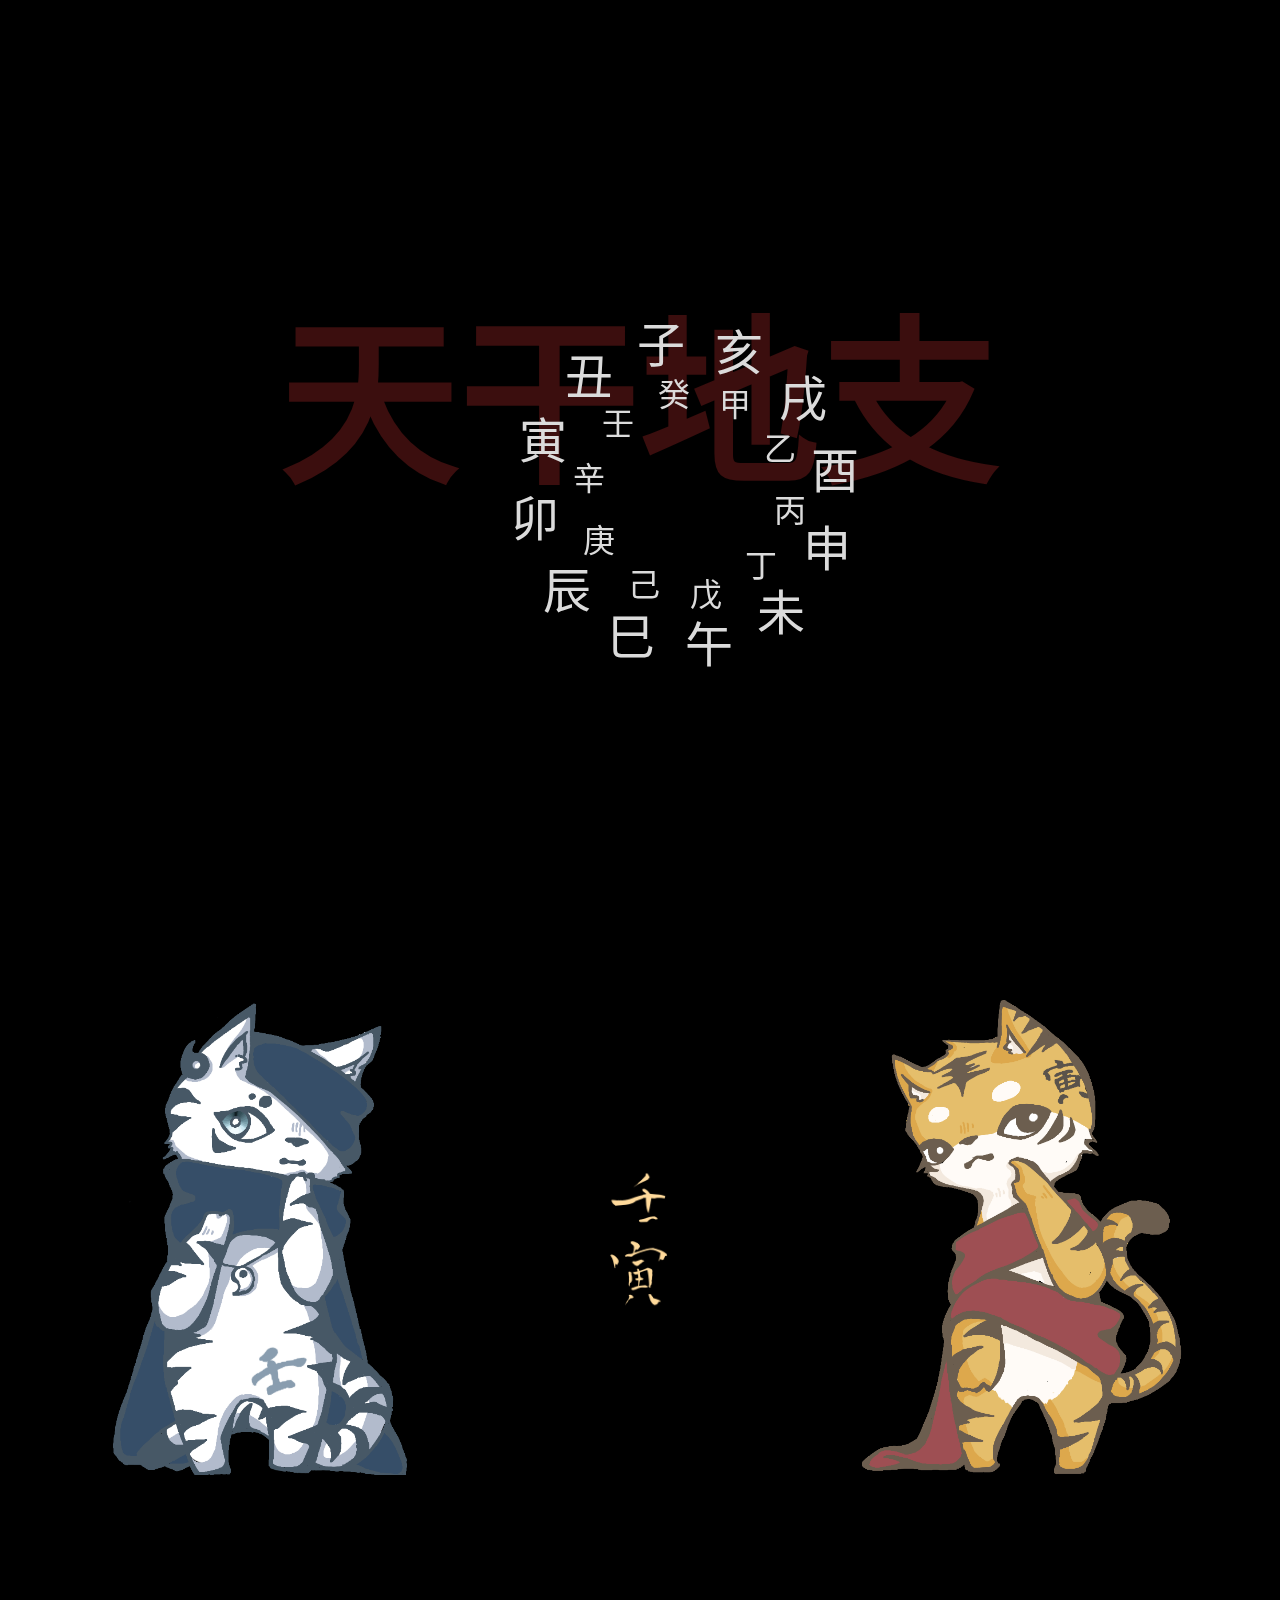
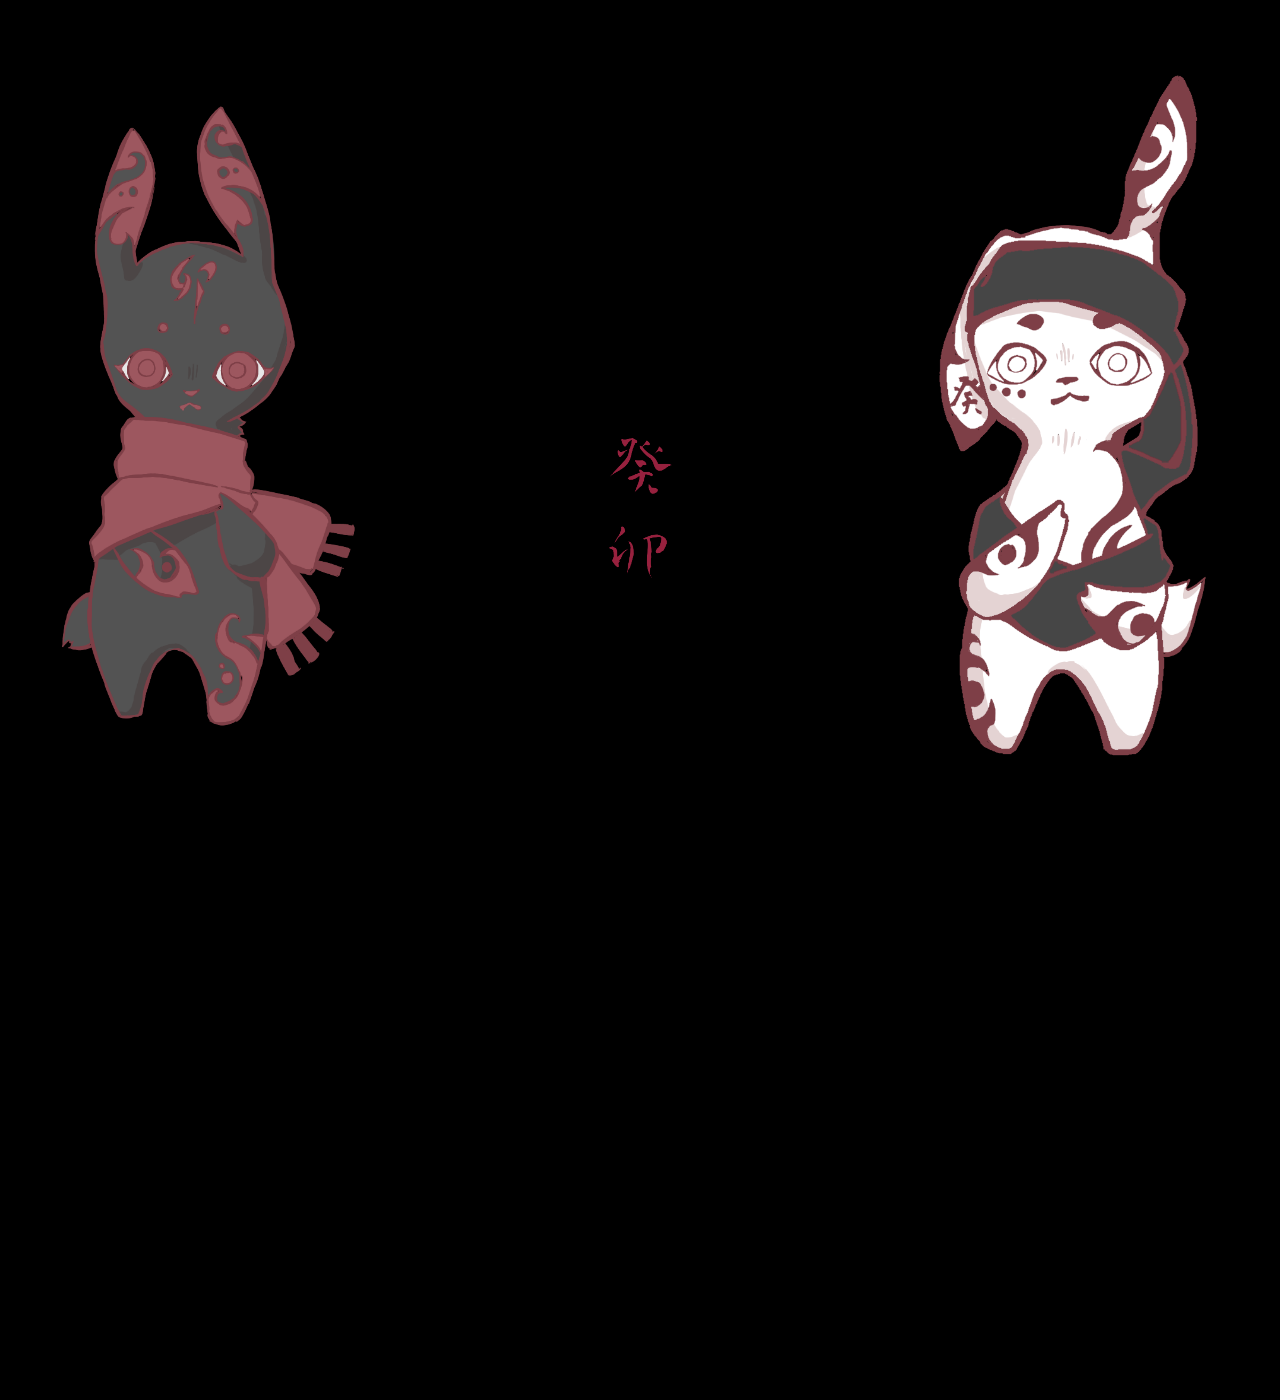
<file: mid/index.html>
<!DOCTYPE html>
<html lang="zh-TW">
<head>
    <meta charset="UTF-8">
    <meta name="viewport" content="width=device-width, initial-scale=1.0">
    <title>Profile</title>
    <link rel="stylesheet" href="https://cdn.jsdelivr.net/npm/bootstrap@5.2.3/dist/css/bootstrap.min.css">
    <link rel="stylesheet" href="style.css">
</head>
<body>
    <p class="big-title">
        天干地支
    </p>
    <p class="rotate-text"style="font-size: 3rem;">
        <span>亥</span><span>戌</span><span>酉</span><span>申</span><span>未</span><span>午</span><span>巳</span><span>辰</span><span>卯</span><span>寅</span><span>丑</span><span>子</span>
    </p>
    <p class="rotate-text2"style="font-size: 2rem;">
        <span>甲</span><span>乙</span><span>丙</span><span>丁</span><span>戊</span><span>己</span><span>庚</span><span>辛</span><span>壬</span><span>癸</span>
    </p>
    <div class="container">
        <div class="row">
            <div class="col">
                <a href="tiger.html">
                    <img src="3-1.png" class="img-fluid" alt="">
                </a>
            </div>
            <div class="col">
                <a href="tiger.html">
                    <img src="3F.png" class="img-fluid" alt="">
                </a>
            </div>
            <div class="col">
                <a href="tiger.html">
                    <img src="3-2.png" class="img-fluid" alt="">
                </a>
            </div>
        </div>
    </div>
    <div class="container2">
        <div class="row">
            <div class="col">
                <a href="hare.html">
                    <img src="4-1.png" class="img-fluid" alt="">
                </a>
            </div>
            <div class="col">
                <a href="hare.html">
                    <img src="4F.png" class="img-fluid" alt="">
                </a>
            </div>
            <div class="col">
                <a href="hare.html">
                    <img src="4-2.png" class="img-fluid" alt="">
                </a>
            </div>
        </div>
    </div>
</body>
</html>
</file>
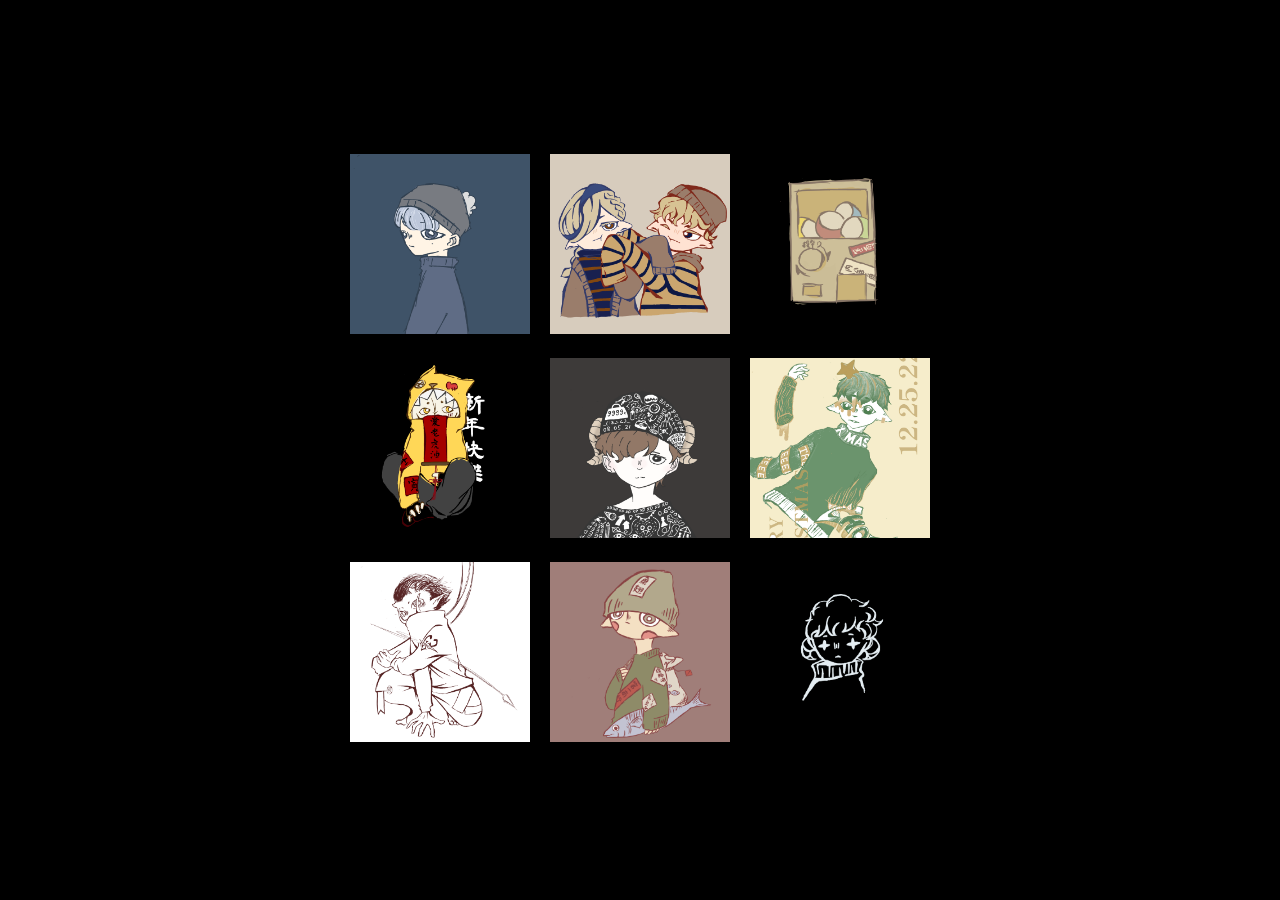
<file: mid/tiger.html>
<!DOCTYPE html>
<html lang="zh-TW">
<head>
    <meta charset="UTF-8">
    <meta name="viewport" content="width=device-width, initial-scale=1.0">
    <title>Tiger Subpage</title>
    <style>
        body {
            display: flex;
            justify-content: center;
            align-items: center;
            height: 100vh;
            margin: 0;
            background-color: black;
        }
    
        .grid-container {
            display: flex;
            flex-wrap: wrap;
            justify-content: center;
            align-items: center;
            max-width: 600px;
        }
    
        .grid-item {
            flex: 0 0 30%;
            max-width: 30%;
            text-align: center;
            padding: 10px;
        }
    
        .grid-item img {
            width: 100%;
            height: auto;
            object-fit: cover;
        }
    </style>
</head>
<body>
    <div class="grid-container">
        <div class="grid-item">
            <img src="T1.png" alt="">
        </div>
        <div class="grid-item">
            <img src="T2.png" alt="">
        </div>
        <div class="grid-item">
            <img src="T3.png" alt="">
        </div>
        <div class="grid-item">
            <img src="T4.png" alt="">
        </div>
        <div class="grid-item">
            <img src="T5.png" alt="">
        </div>
        <div class="grid-item">
            <img src="T6.png" alt="">
        </div>
        <div class="grid-item">
            <img src="T7.png" alt="">
        </div>
        <div class="grid-item">
            <img src="T8.png" alt="">
        </div>
        <div class="grid-item">
            <img src="T9.png" alt="">
        </div>
    </div>
</body>
</html>
</file>
<file: mid/style.css>
body {
    height: 2000px; /* 把畫面拉高 */
    background-color: #000000;
    color: #dbdbdb;
}

.container {
    margin-top: 1000px; /* 把圖片往下放 */
}

.container .col {
  display: flex;
  justify-content: center;
  align-items: center;
}

.container2 {
  margin-top: 200px;
}

.container2 .col {
  display: flex;
  justify-content: center;
  align-items: center;
}

.big-title {
    position: fixed;
    top: 30vh;
    left: 0;
    width: 100%;
    font-size: 180px;
    font-weight: bold;
    color: #3b0e0e;
    text-align: center;
    font-family: 'Noto Sans TC', sans-serif;
    z-index: -1; /* 小於0沉下去、大於0浮上來 */ 
}

.rotate-text {
  display: flex;
  justify-content: center;
  align-items: center;
  width: 50px; /* 調整容器寬度 */
  height: 50px; /* 調整容器高度 */
  border-radius: 50%;
  position: absolute;
  left: 50%;
  top: 50%;
  animation: rotate 15s linear infinite reverse;
  transform: translate(20px, 20px);
  z-index: 1;
}

.rotate-text span {
  position: absolute;
  transform-origin: center center;
  font-size: 3rem;
}

.rotate-text span:nth-child(1) {
  transform: rotate(30deg) translate(-50%, -150px) rotate(-30deg);
}

.rotate-text span:nth-child(2) {
  transform: rotate(60deg) translate(-50%, -150px) rotate(-60deg);
}

.rotate-text span:nth-child(3) {
  transform: rotate(90deg) translate(-50%, -150px) rotate(-90deg);
}

.rotate-text span:nth-child(4) {
  transform: rotate(120deg) translate(-50%, -150px) rotate(-120deg);
}

.rotate-text span:nth-child(5) {
  transform: rotate(150deg) translate(-50%, -150px) rotate(-150deg);
}

.rotate-text span:nth-child(6) {
  transform: rotate(180deg) translate(-50%, -150px) rotate(-180deg);
}

.rotate-text span:nth-child(7) {
  transform: rotate(210deg) translate(-50%, -150px) rotate(-210deg);
}

.rotate-text span:nth-child(8) {
  transform: rotate(240deg) translate(-50%, -150px) rotate(-240deg);
}

.rotate-text span:nth-child(9) {
  transform: rotate(270deg) translate(-50%, -150px) rotate(-270deg);
}

.rotate-text span:nth-child(10) {
  transform: rotate(300deg) translate(-50%, -150px) rotate(-300deg);
}

.rotate-text span:nth-child(11) {
  transform: rotate(330deg) translate(-50%, -150px) rotate(-330deg);
}

.rotate-text span:nth-child(12) {
  transform: rotate(360deg) translate(-50%, -150px) rotate(-360deg);
}

.rotate-text2 {
  display: flex;
  justify-content: center;
  align-items: center;
  width: 59px; /* 調整容器寬度 */
  height: 50px; /* 調整容器高度 */
  border-radius: 50%;
  position: absolute;
  left: 50%;
  top: 50%;
  animation: rotate 15s linear infinite;
  transform: translate(20px, 20px);
  z-index: 1;
}

.rotate-text2 span {
  position: absolute;
  transform-origin: center center;
  font-size: 2rem;
}

.rotate-text2 span:nth-child(1) {
  transform: rotate(36deg) translate(-50%, -100px) rotate(-36deg);
}

.rotate-text2 span:nth-child(2) {
  transform: rotate(72deg) translate(-50%, -100px) rotate(-72deg);
}

.rotate-text2 span:nth-child(3) {
  transform: rotate(108deg) translate(-50%, -100px) rotate(-108deg);
}

.rotate-text2 span:nth-child(4) {
  transform: rotate(144deg) translate(-50%, -100px) rotate(-144deg);
}

.rotate-text2 span:nth-child(5) {
  transform: rotate(180deg) translate(-50%, -100px) rotate(-180deg);
}

.rotate-text2 span:nth-child(6) {
  transform: rotate(216deg) translate(-50%, -100px) rotate(-216deg);
}

.rotate-text2 span:nth-child(7) {
  transform: rotate(252deg) translate(-50%, -100px) rotate(-252deg);
}

.rotate-text2 span:nth-child(8) {
  transform: rotate(288deg) translate(-50%, -100px) rotate(-288deg);
}

.rotate-text2 span:nth-child(9) {
  transform: rotate(324deg) translate(-50%, -100px) rotate(-324deg);
}

.rotate-text2 span:nth-child(10) {
  transform: rotate(360deg) translate(-50%, -100px) rotate(-360deg);
}

@keyframes rotate {
  from {
    transform: rotate(0deg);
  }
  to {
    transform: rotate(-360deg);
  }
}
</file>
